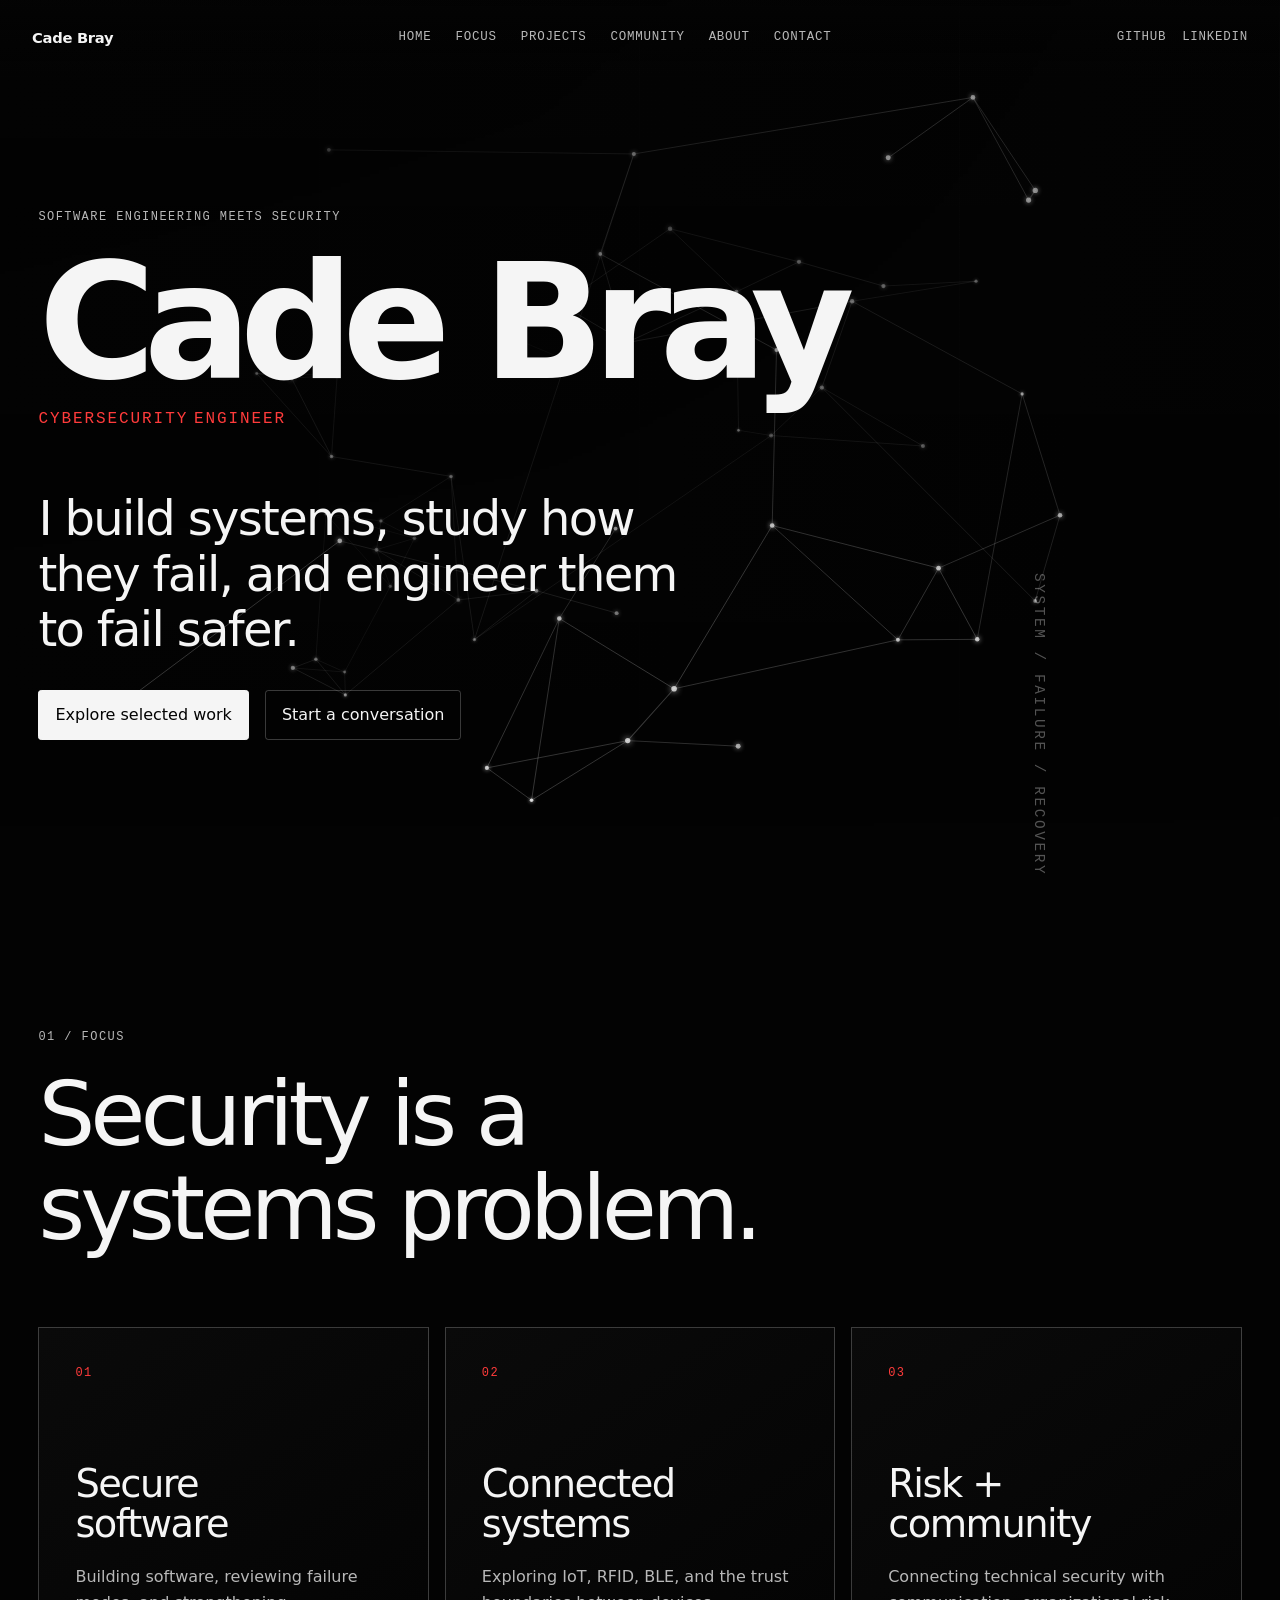
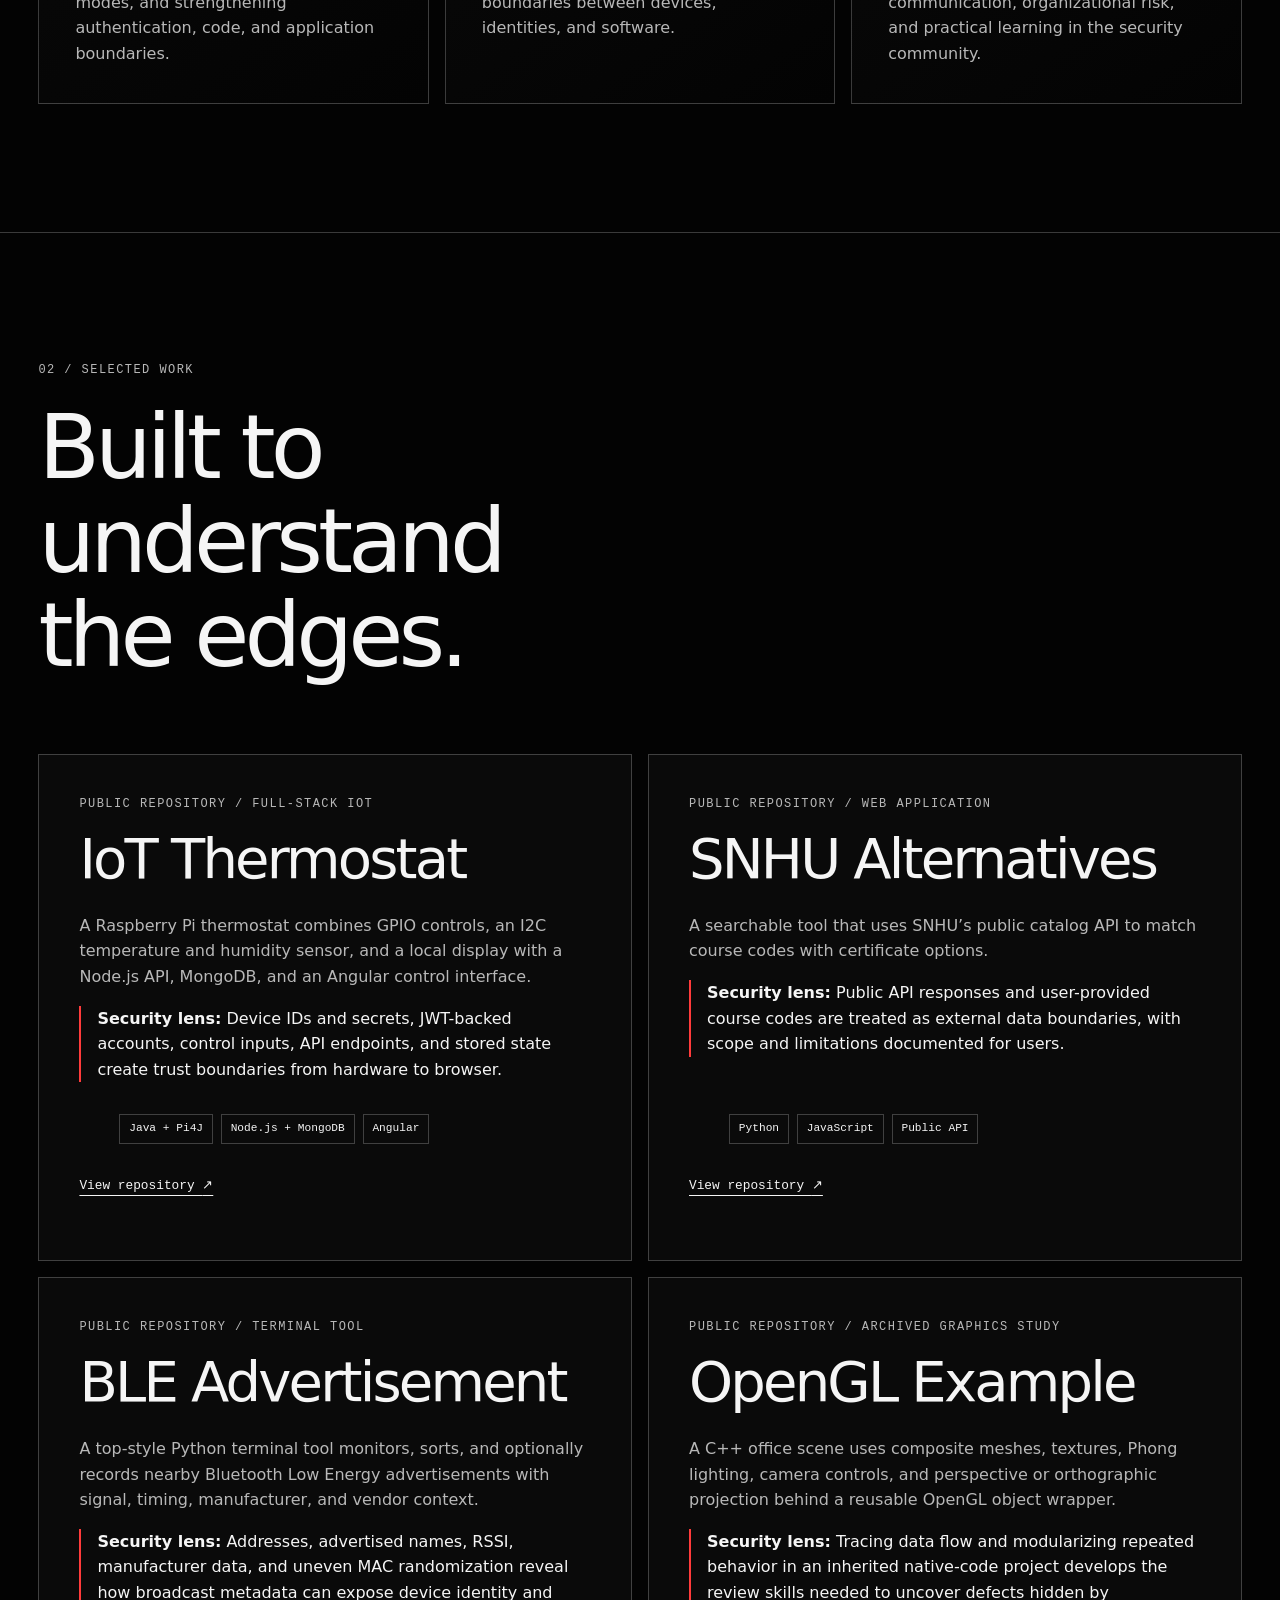
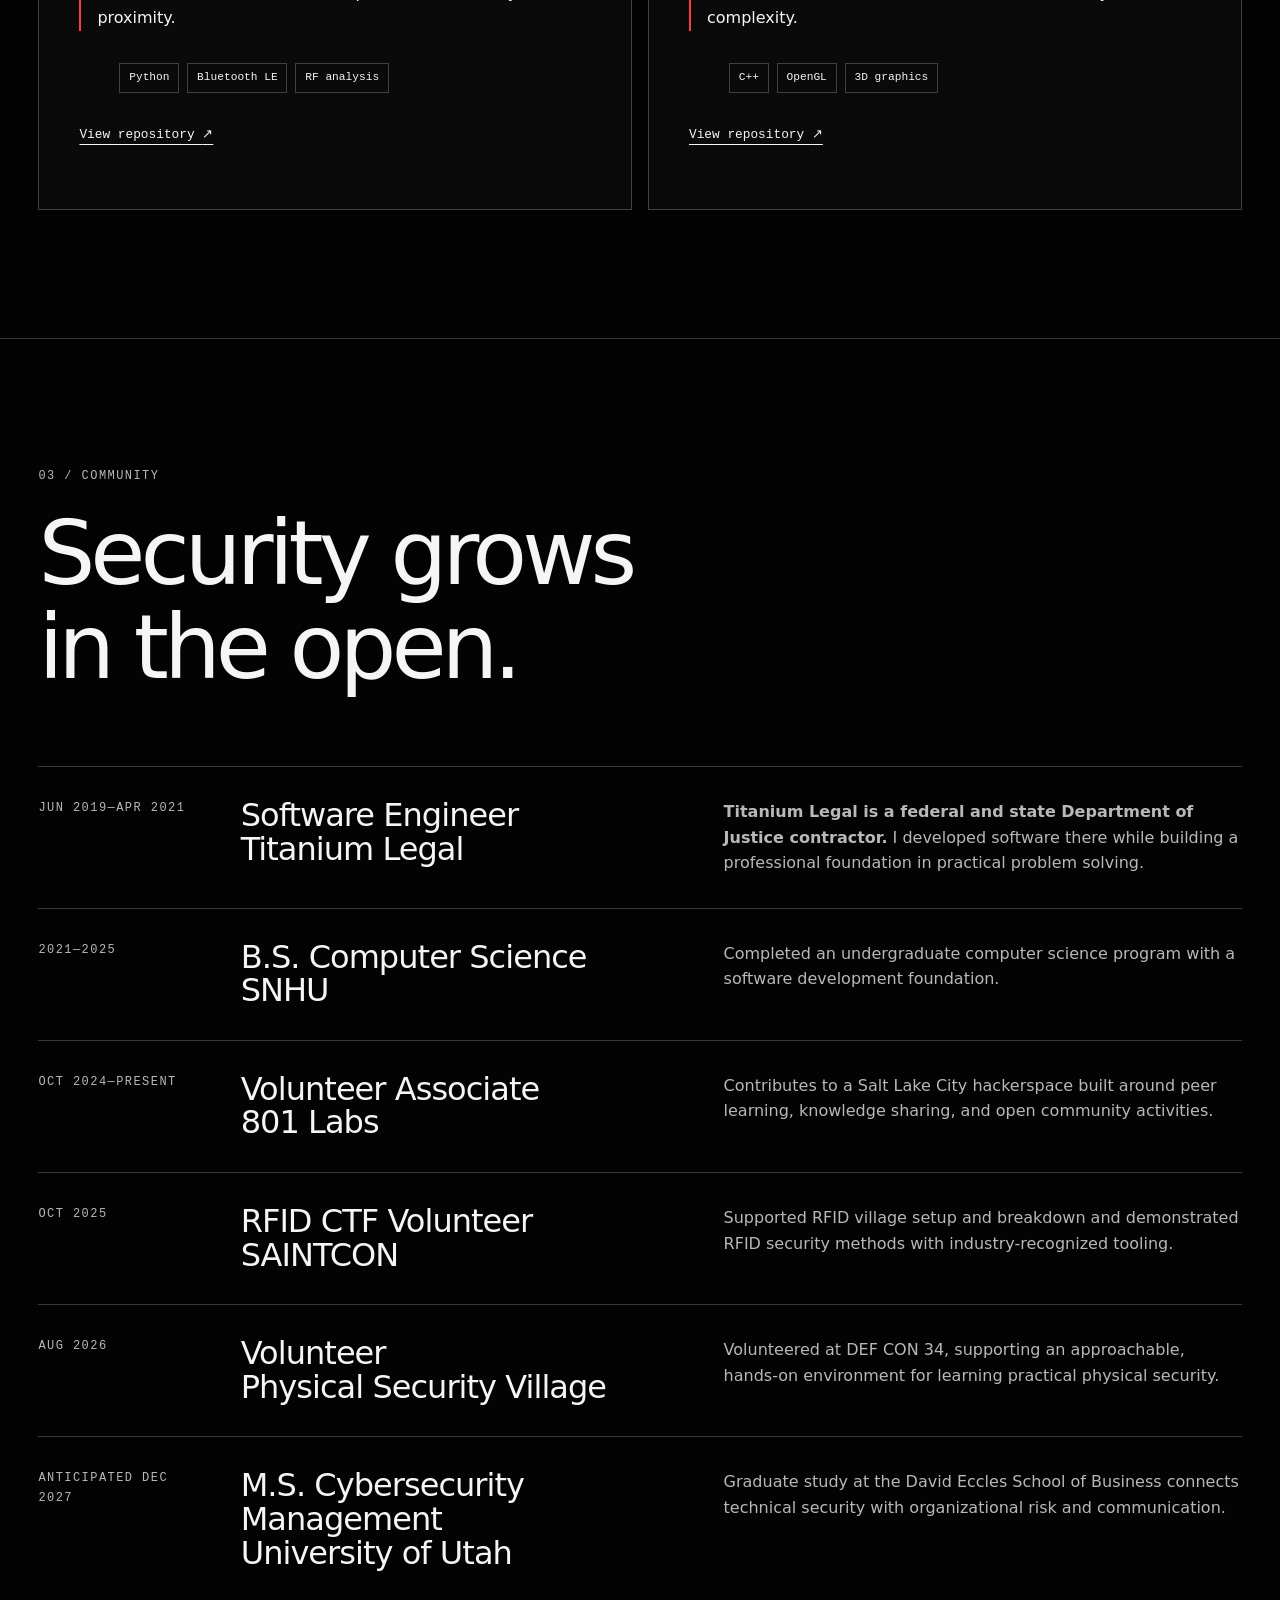
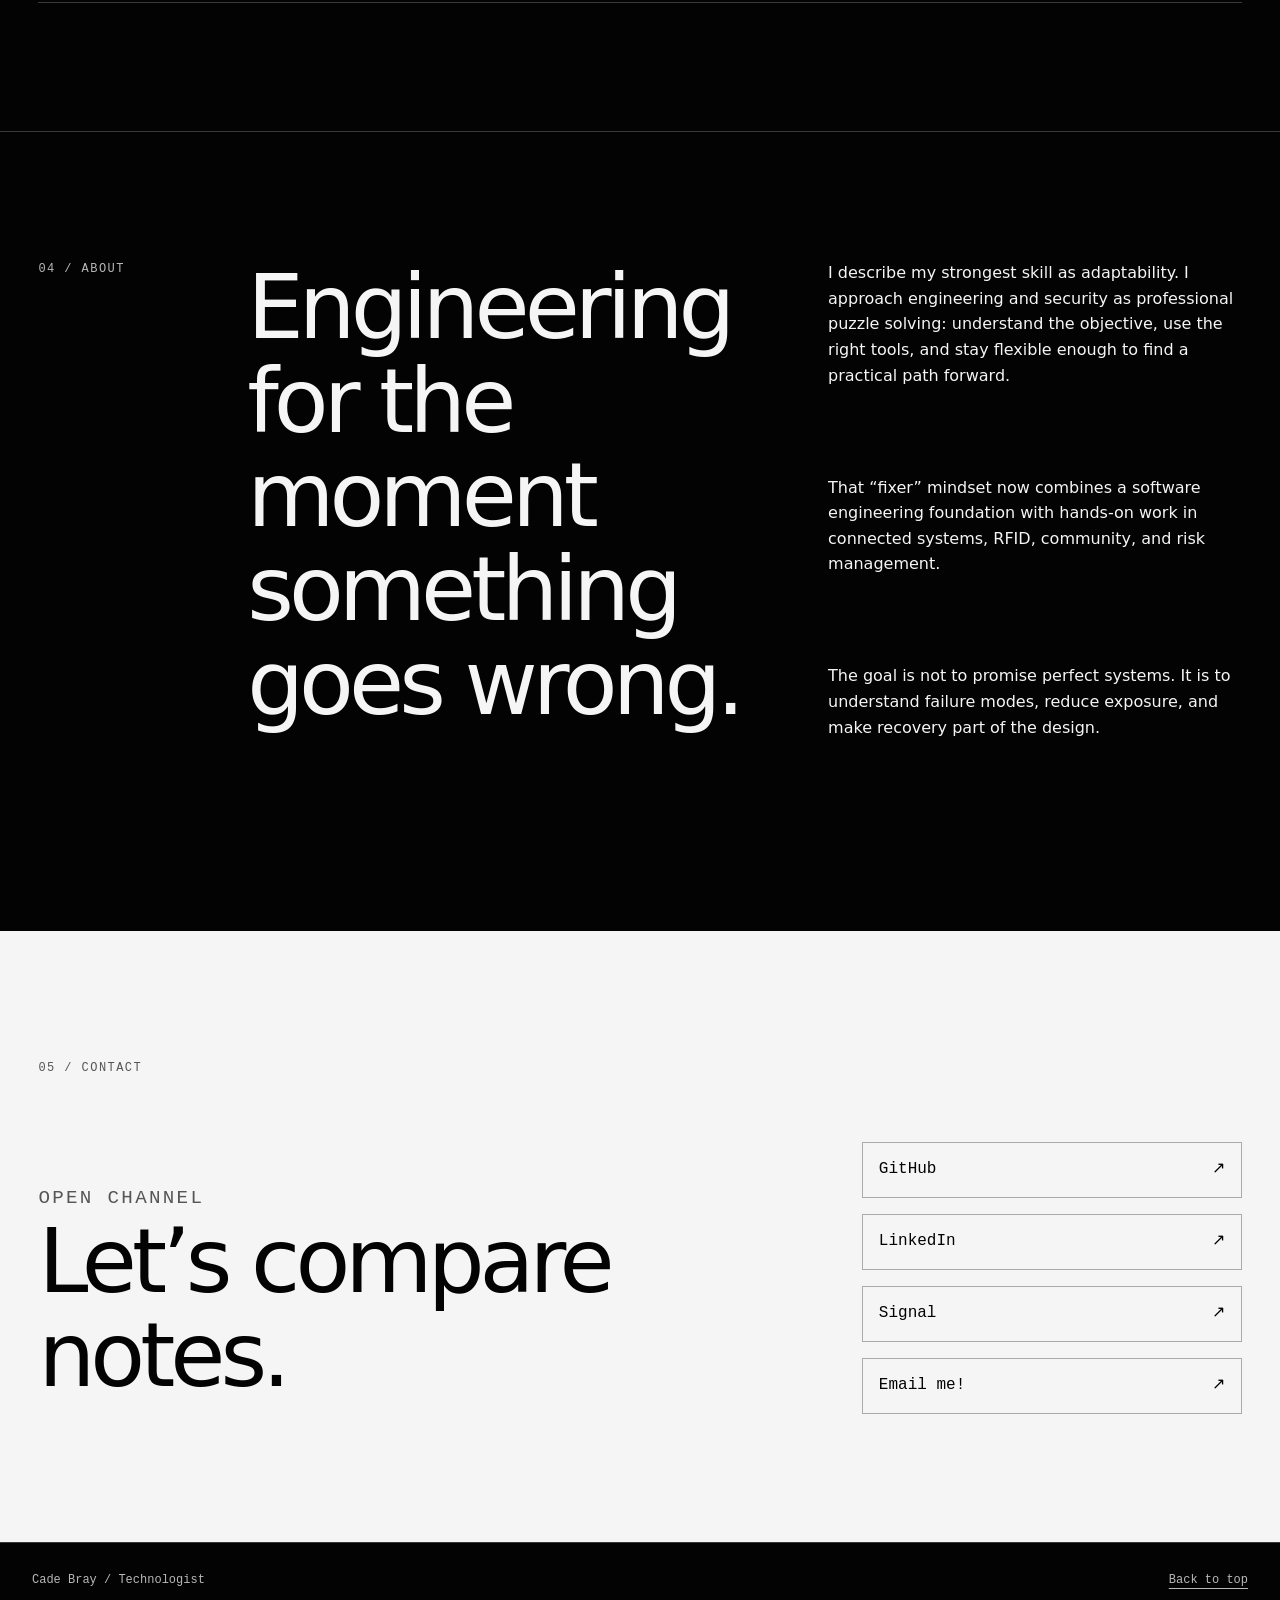
<file: docs/index.html>
<!doctype html>
<html lang="en">
  <head>
    <meta charset="utf-8">
    <meta name="viewport" content="width=device-width, initial-scale=1">
    <meta name="description" content="Cybersecurity portfolio of Cade Bray, combining software engineering, secure design, connected systems, community work, and risk.">
    <meta name="author" content="Cade Bray">
    <meta name="theme-color" content="#030303">
    <meta property="og:type" content="website">
    <meta property="og:locale" content="en_US">
    <meta property="og:title" content="Cade Bray | Cybersecurity Engineer">
    <meta property="og:description" content="Software engineering, connected systems, cybersecurity, community, and risk.">
    <meta property="og:url" content="https://cade-bray.github.io/Portfolio/">
    <meta property="og:image" content="https://cade-bray.github.io/Portfolio/assets/images/social-preview.png">
    <meta property="og:image:width" content="1200">
    <meta property="og:image:height" content="630">
    <meta property="og:image:alt" content="Cade Bray — Software Engineering Meets Security, over a connected black, white, and red network.">
    <meta name="twitter:card" content="summary_large_image">
    <meta name="twitter:title" content="Cade Bray | Cybersecurity Engineer">
    <meta name="twitter:description" content="Software engineering, connected systems, cybersecurity, community, and risk.">
    <meta name="twitter:image" content="https://cade-bray.github.io/Portfolio/assets/images/social-preview.png">
    <meta name="twitter:image:alt" content="Cade Bray — Software Engineering Meets Security, over a connected black, white, and red network.">
    <link rel="canonical" href="https://cade-bray.github.io/Portfolio/">
    <title>Cade Bray | Cybersecurity Engineer</title>
    <link rel="stylesheet" href="./assets/css/reset.css">
    <link rel="stylesheet" href="./assets/css/tokens.css">
    <link rel="stylesheet" href="./assets/css/base.css">
    <link rel="stylesheet" href="./assets/css/layout.css">
    <link rel="stylesheet" href="./assets/css/utilities.css">
    <link rel="stylesheet" href="./assets/css/components/header.css">
    <link rel="stylesheet" href="./assets/css/components/hero.css">
    <link rel="stylesheet" href="./assets/css/components/focus-card.css">
    <link rel="stylesheet" href="./assets/css/components/project-card.css">
    <link rel="stylesheet" href="./assets/css/components/timeline.css">
    <link rel="stylesheet" href="./assets/css/components/contact.css">
  </head>
  <body>
    <a class="skip-link" href="#main-content">Skip to content</a>

    <header class="site-header" data-site-header>
      <nav class="site-nav" aria-label="Primary navigation">
        <div class="nav-group nav-group--identity">
          <a class="brand-link" href="#home" aria-label="Cade Bray, home">Cade Bray</a>
        </div>
        <div id="section-menu" class="nav-group nav-group--sections" data-section-menu role="group" aria-label="Page sections">
          <a href="#home">Home</a>
          <a href="#focus">Focus</a>
          <a href="#projects">Projects</a>
          <a href="#community">Community</a>
          <a href="#about">About</a>
          <a href="#contact">Contact</a>
        </div>
        <div class="nav-group nav-group--external">
          <a href="https://github.com/Cade-Bray" target="_blank" rel="noopener noreferrer">GitHub</a>
          <a href="https://www.linkedin.com/in/cade-bray/" target="_blank" rel="noopener noreferrer">LinkedIn</a>
        </div>
        <button class="menu-toggle" type="button" data-menu-toggle aria-expanded="false" aria-controls="section-menu" aria-label="Open page navigation">
          <span class="menu-toggle__icon" aria-hidden="true"></span>
        </button>
      </nav>
    </header>

    <main id="main-content" tabindex="-1">
      <section id="home" class="hero" aria-labelledby="hero-title">
        <canvas id="network-canvas" class="network-canvas" aria-hidden="true"></canvas>
        <div class="hero-backdrop" aria-hidden="true"></div>
        <div class="hero-content page-shell">
          <p class="eyebrow">Software engineering meets security</p>
          <h1 id="hero-title">Cade Bray</h1>
          <p class="hero-role" data-rotating-role>
            <span class="visually-hidden">Cybersecurity Engineer, IT Support Engineer, Software Engineer, and technologist</span>
            <span class="hero-role__text" data-role-text aria-hidden="true">
              <span class="hero-role__prefix" data-role-prefix>Cybersecurity</span><span class="hero-role__suffix" data-role-suffix> Engineer</span>
            </span>
          </p>
          <p class="hero-statement">I build systems, study how they fail, and engineer them to fail safer.</p>
          <div class="hero-actions">
            <a class="button button--primary" href="#projects">Explore selected work</a>
            <a class="button button--quiet" href="#contact">Start a conversation</a>
          </div>
        </div>
      </section>

      <section id="focus" class="section" aria-labelledby="focus-title">
        <div class="page-shell">
          <p class="section-index" aria-hidden="true">01 / Focus</p>
          <div class="section-heading">
            <h2 id="focus-title">Security is a systems problem.</h2>
          </div>
          <div class="focus-grid">
            <article class="focus-card">
              <p class="card-number">01</p>
              <h3>Secure software</h3>
              <p>Building software, reviewing failure modes, and strengthening authentication, code, and application boundaries.</p>
            </article>
            <article class="focus-card">
              <p class="card-number">02</p>
              <h3>Connected systems</h3>
              <p>Exploring IoT, RFID, BLE, and the trust boundaries between devices, identities, and software.</p>
            </article>
            <article class="focus-card">
              <p class="card-number">03</p>
              <h3>Risk + community</h3>
              <p>Connecting technical security with communication, organizational risk, and practical learning in the security community.</p>
            </article>
          </div>
        </div>
      </section>

      <section id="projects" class="section section--bordered" aria-labelledby="projects-title">
        <div class="page-shell">
          <p class="section-index" aria-hidden="true">02 / Selected work</p>
          <div class="section-heading">
            <h2 id="projects-title">Built to understand the edges.</h2>
          </div>
          <div class="project-grid">
            <article class="project-card">
              <p class="project-meta">Public repository / Full-stack IoT</p>
              <h3>IoT Thermostat</h3>
              <p>A Raspberry Pi thermostat combines GPIO controls, an I2C temperature and humidity sensor, and a local display with a Node.js API, MongoDB, and an Angular control interface.</p>
              <p class="security-lens"><strong>Security lens:</strong> Device IDs and secrets, JWT-backed accounts, control inputs, API endpoints, and stored state create trust boundaries from hardware to browser.</p>
              <ul class="tag-list" aria-label="Technologies and topics">
                <li>Java + Pi4J</li>
                <li>Node.js + MongoDB</li>
                <li>Angular</li>
              </ul>
              <a class="project-link" href="https://github.com/Cade-Bray/IoT-Thermostat" target="_blank" rel="noopener noreferrer">View repository <span aria-hidden="true">↗</span></a>
            </article>

            <article class="project-card">
              <p class="project-meta">Public repository / Web application</p>
              <h3>SNHU Alternatives</h3>
              <p>A searchable tool that uses SNHU’s public catalog API to match course codes with certificate options.</p>
              <p class="security-lens"><strong>Security lens:</strong> Public API responses and user-provided course codes are treated as external data boundaries, with scope and limitations documented for users.</p>
              <ul class="tag-list" aria-label="Technologies and topics">
                <li>Python</li>
                <li>JavaScript</li>
                <li>Public API</li>
              </ul>
              <a class="project-link" href="https://github.com/Cade-Bray/SNHU-Alternatives" target="_blank" rel="noopener noreferrer">View repository <span aria-hidden="true">↗</span></a>
            </article>

            <article class="project-card">
              <p class="project-meta">Public repository / Terminal tool</p>
              <h3>BLE Advertisement</h3>
              <p>A top-style Python terminal tool monitors, sorts, and optionally records nearby Bluetooth Low Energy advertisements with signal, timing, manufacturer, and vendor context.</p>
              <p class="security-lens"><strong>Security lens:</strong> Addresses, advertised names, RSSI, manufacturer data, and uneven MAC randomization reveal how broadcast metadata can expose device identity and proximity.</p>
              <ul class="tag-list" aria-label="Technologies and topics">
                <li>Python</li>
                <li>Bluetooth LE</li>
                <li>RF analysis</li>
              </ul>
              <a class="project-link" href="https://github.com/Cade-Bray/BLE-Advertisement" target="_blank" rel="noopener noreferrer">View repository <span aria-hidden="true">↗</span></a>
            </article>

            <article class="project-card">
              <p class="project-meta">Public repository / Archived graphics study</p>
              <h3>OpenGL Example</h3>
              <p>A C++ office scene uses composite meshes, textures, Phong lighting, camera controls, and perspective or orthographic projection behind a reusable OpenGL object wrapper.</p>
              <p class="security-lens"><strong>Security lens:</strong> Tracing data flow and modularizing repeated behavior in an inherited native-code project develops the review skills needed to uncover defects hidden by complexity.</p>
              <ul class="tag-list" aria-label="Technologies and topics">
                <li>C++</li>
                <li>OpenGL</li>
                <li>3D graphics</li>
              </ul>
              <a class="project-link" href="https://github.com/Cade-Bray/OpenGL-Example" target="_blank" rel="noopener noreferrer">View repository <span aria-hidden="true">↗</span></a>
            </article>
          </div>
        </div>
      </section>

      <section id="community" class="section section--bordered" aria-labelledby="community-title">
        <div class="page-shell">
          <p class="section-index" aria-hidden="true">03 / Community</p>
          <div class="section-heading">
            <h2 id="community-title">Security grows in the open.</h2>
          </div>
          <ol class="timeline">
            <li class="timeline-item">
              <p class="timeline-kicker">Jun 2019—Apr 2021</p>
              <h3>Software Engineer<br>Titanium Legal</h3>
              <p><strong>Titanium Legal is a federal and state Department of Justice contractor.</strong> I developed software there while building a professional foundation in practical problem solving.</p>
            </li>
            <li class="timeline-item">
              <p class="timeline-kicker">2021—2025</p>
              <h3>B.S. Computer Science<br>SNHU</h3>
              <p>Completed an undergraduate computer science program with a software development foundation.</p>
            </li>
            <li class="timeline-item">
              <p class="timeline-kicker">Oct 2024—Present</p>
              <h3>Volunteer Associate<br>801 Labs</h3>
              <p>Contributes to a Salt Lake City hackerspace built around peer learning, knowledge sharing, and open community activities.</p>
            </li>
            <li class="timeline-item">
              <p class="timeline-kicker">Oct 2025</p>
              <h3>RFID CTF Volunteer<br>SAINTCON</h3>
              <p>Supported RFID village setup and breakdown and demonstrated RFID security methods with industry-recognized tooling.</p>
            </li>
            <li class="timeline-item">
              <p class="timeline-kicker">Aug 2026</p>
              <h3>Volunteer<br>Physical Security Village</h3>
              <p>Volunteered at DEF CON 34, supporting an approachable, hands-on environment for learning practical physical security.</p>
            </li>
            <li class="timeline-item">
              <p class="timeline-kicker">Anticipated Dec 2027</p>
              <h3>M.S. Cybersecurity Management<br>University of Utah</h3>
              <p>Graduate study at the David Eccles School of Business connects technical security with organizational risk and communication.</p>
            </li>
          </ol>
        </div>
      </section>

      <section id="about" class="section section--bordered" aria-labelledby="about-title">
        <div class="page-shell about-layout">
          <p class="section-index" aria-hidden="true">04 / About</p>
          <div class="section-heading">
            <h2 id="about-title">Engineering for the moment something goes wrong.</h2>
          </div>
          <div class="about-copy">
            <p>I describe my strongest skill as adaptability. I approach engineering and security as professional puzzle solving: understand the objective, use the right tools, and stay flexible enough to find a practical path forward.</p>
            <p>That “fixer” mindset now combines a software engineering foundation with hands-on work in connected systems, RFID, community, and risk management.</p>
            <p>The goal is not to promise perfect systems. It is to understand failure modes, reduce exposure, and make recovery part of the design.</p>
          </div>
        </div>
      </section>

      <section id="contact" class="section contact" aria-labelledby="contact-title">
        <div class="page-shell contact-layout">
          <p class="section-index" aria-hidden="true">05 / Contact</p>
          <div>
            <p class="eyebrow">Open channel</p>
            <h2 id="contact-title">Let’s compare notes.</h2>
          </div>
          <div class="contact-links" aria-label="Contact links">
            <a href="https://github.com/Cade-Bray" target="_blank" rel="noopener noreferrer">
              <span>GitHub</span><span aria-hidden="true">↗</span>
            </a>
            <a href="https://www.linkedin.com/in/cade-bray/" target="_blank" rel="noopener noreferrer">
              <span>LinkedIn</span><span aria-hidden="true">↗</span>
            </a>
            <a href="https://signal.me/#eu/QHFWojN1gc6FKb1BuyzZatFbZ4roVYS534eDLV0TUIzNoOyfFmpFfpwaFtcVe-z2" target="_blank" rel="noopener noreferrer">
              <span>Signal</span><span aria-hidden="true">↗</span>
            </a>
            <a href="mailto:turret-bath-sulfur@duck.com">
              <span>Email me!</span><span aria-hidden="true">↗</span>
            </a>
          </div>
        </div>
      </section>
    </main>

    <footer class="site-footer">
      <div class="page-shell footer-layout">
        <p>Cade Bray <span aria-hidden="true">/</span> Technologist</p>
        <a href="#home">Back to top</a>
      </div>
    </footer>
    <script type="module" src="./assets/js/main.js"></script>
  </body>
</html>
</file>
<file: docs/assets/css/tokens.css>
:root {
  --color-bg: #030303;
  --color-bg-elevated: #0a0a0a;
  --color-text: #f5f5f5;
  --color-text-muted: #b8b8b8;
  --color-border: rgba(255, 255, 255, 0.22);
  --color-line: rgba(255, 255, 255, 0.3);
  --color-node: #fff;
  --color-danger: #ff3b3b;
  --color-danger-soft: rgba(255, 59, 59, 0.34);
  --color-shadow: rgba(0, 0, 0, 0.72);
  --font-sans: Inter, ui-sans-serif, system-ui, -apple-system, BlinkMacSystemFont, "Segoe UI", sans-serif;
  --font-mono: "SFMono-Regular", Consolas, "Liberation Mono", Menlo, monospace;
  --space-section: clamp(5rem, 10vw, 9rem);
  --radius-small: 0.2rem;
  --duration-fast: 160ms;
  --duration-base: 260ms;
}

@media (prefers-reduced-motion: reduce) {
  :root {
    --duration-fast: 0ms;
    --duration-base: 0ms;
  }
}
</file>
<file: docs/assets/css/base.css>
:root {
  color-scheme: dark;
  font-family: var(--font-sans);
  background: var(--color-bg);
  color: var(--color-text);
}

body {
  min-inline-size: 20rem;
  background: var(--color-bg);
  color: var(--color-text);
  line-height: 1.6;
  text-rendering: optimizeLegibility;
}

a {
  color: inherit;
}

:where(a, button):focus-visible {
  outline: 2px solid var(--color-danger);
  outline-offset: 4px;
}

main:focus {
  outline: none;
}

[id] {
  scroll-margin-block-start: 5rem;
}

h1,
h2,
h3 {
  line-height: 1.05;
  text-wrap: balance;
}

p {
  max-inline-size: 72ch;
}

::selection {
  background: var(--color-danger);
  color: var(--color-bg);
}

.skip-link {
  position: fixed;
  inset-block-start: 1rem;
  inset-inline-start: 1rem;
  z-index: 100;
  padding: 0.75rem 1rem;
  background: var(--color-text);
  color: var(--color-bg);
  transform: translateY(-160%);
  transition: transform var(--duration-fast) ease;
}

.skip-link:focus {
  transform: translateY(0);
}
</file>
<file: docs/assets/css/layout.css>
.page-shell {
  inline-size: min(100% - clamp(2rem, 6vw, 6rem), 76rem);
  margin-inline: auto;
}

.site-header {
  position: absolute;
  inset: 0 0 auto;
  z-index: 10;
}

.site-nav,
.footer-layout {
  display: flex;
  align-items: center;
  justify-content: space-between;
  gap: 1rem;
  inline-size: min(100% - 2rem, 76rem);
  margin-inline: auto;
  padding-block: 1rem;
}

.nav-group,
.hero-actions,
.contact-links {
  display: flex;
  align-items: center;
  gap: 1rem;
}

.hero,
.error-page {
  display: grid;
  min-block-size: 100svh;
  place-items: center;
}

.hero-content,
.error-content {
  position: relative;
  padding-block: 8rem 5rem;
}

.section {
  position: relative;
  padding-block: var(--space-section);
}

.section--bordered {
  border-block-start: 1px solid var(--color-border);
}

.section-heading {
  max-inline-size: 48rem;
  margin-block-end: clamp(2.5rem, 6vw, 4.5rem);
}

.focus-grid,
.project-grid {
  display: grid;
  grid-template-columns: repeat(3, minmax(0, 1fr));
  gap: 1rem;
}

.contact-layout {
  display: grid;
  grid-template-columns: minmax(0, 1fr) minmax(16rem, 0.5fr);
  gap: clamp(2rem, 5vw, 4rem) 4rem;
  align-items: end;
}

.contact-layout > .section-index {
  grid-column: 1 / -1;
  margin-block-end: 0;
}

.about-layout {
  display: grid;
  grid-template-columns: 0.35fr 1.25fr 1fr;
  gap: clamp(2rem, 5vw, 5rem);
}

.about-copy {
  display: grid;
  gap: 1.5rem;
}

@media (max-width: 48rem) {
  .focus-grid,
  .project-grid,
  .contact-layout {
    grid-template-columns: 1fr;
  }

  .about-layout {
    grid-template-columns: 1fr;
    gap: 1.5rem;
  }

  .hero-content {
    padding-block-start: 8.5rem;
  }
}
</file>
<file: docs/assets/css/utilities.css>
.eyebrow,
.section-index,
.card-number,
.project-meta,
.timeline-kicker {
  color: var(--color-text-muted);
  font-family: var(--font-mono);
  font-size: 0.75rem;
  letter-spacing: 0.12em;
  text-transform: uppercase;
}

.visually-hidden {
  position: absolute;
  inline-size: 1px;
  block-size: 1px;
  padding: 0;
  overflow: hidden;
  border: 0;
  clip: rect(0 0 0 0);
  clip-path: inset(50%);
  white-space: nowrap;
}

.section-index {
  margin-block-end: 1.25rem;
}

.section-heading h2,
.contact h2,
.error-content h1 {
  max-inline-size: 14ch;
  font-size: clamp(2.4rem, 7vw, 5.75rem);
  font-weight: 500;
  letter-spacing: -0.055em;
}

.section-heading > p,
.contact-layout > div > p,
.error-content > p {
  margin-block-start: 1.25rem;
  color: var(--color-text-muted);
  font-size: clamp(1rem, 2vw, 1.2rem);
}

.button {
  display: inline-flex;
  min-block-size: 2.75rem;
  align-items: center;
  justify-content: center;
  padding: 0.7rem 1rem;
  border: 1px solid var(--color-border);
  border-radius: var(--radius-small);
  text-decoration: none;
  transition: border-color var(--duration-fast) ease, background var(--duration-fast) ease, color var(--duration-fast) ease;
}

.button--primary {
  border-color: var(--color-text);
  background: var(--color-text);
  color: var(--color-bg);
}

.button--primary:hover {
  border-color: var(--color-danger);
  background: var(--color-danger);
}

.button--quiet:hover {
  border-color: var(--color-danger);
  color: var(--color-danger);
}
</file>
<file: docs/assets/css/components/header.css>
.site-header {
  border-block-end: 1px solid transparent;
  background: linear-gradient(to bottom, rgba(3, 3, 3, 0.82), transparent);
  transition: background var(--duration-base) ease, border-color var(--duration-base) ease;
}

.site-header.is-scrolled {
  position: fixed;
  border-color: var(--color-border);
  background: rgba(3, 3, 3, 0.92);
  backdrop-filter: blur(10px);
}

.site-nav {
  display: grid;
  grid-template-columns: auto minmax(0, 1fr) auto;
}

.nav-group--sections {
  justify-content: center;
  gap: clamp(0.75rem, 2vw, 1.5rem);
}

.menu-toggle {
  display: none;
}

.site-nav a {
  display: inline-flex;
  min-block-size: 2.75rem;
  align-items: center;
  color: var(--color-text-muted);
  font-family: var(--font-mono);
  font-size: 0.78rem;
  letter-spacing: 0.06em;
  text-decoration: none;
  text-transform: uppercase;
}

.site-nav a:hover,
.site-nav a:focus-visible {
  color: var(--color-text);
}

.site-nav .brand-link {
  color: var(--color-text);
  font-family: var(--font-sans);
  font-size: 0.92rem;
  font-weight: 700;
  letter-spacing: -0.02em;
  text-transform: none;
}

@media (max-width: 48rem) {
  .site-header {
    background: rgba(3, 3, 3, 0.88);
  }

  .site-header.is-scrolled {
    backdrop-filter: none;
  }

  .site-nav {
    grid-template-columns: minmax(0, 1fr) auto auto;
    gap: 0 0.55rem;
    align-items: center;
    padding-block: 0.65rem;
  }

  .nav-group--identity {
    grid-column: 1;
    grid-row: 1;
    justify-content: flex-start;
  }

  .nav-group--external {
    grid-column: 2;
    grid-row: 1;
    justify-content: flex-end;
    gap: 0.55rem;
  }

  .nav-group--external a {
    padding-inline: 0.1rem;
    font-size: 0.7rem;
  }

  .nav-group--sections {
    display: grid;
    grid-column: 1 / -1;
    grid-row: 2;
    grid-template-columns: repeat(2, minmax(0, 1fr));
    min-inline-size: 0;
    inline-size: 100%;
    gap: 0;
    margin-block-start: 0.65rem;
  }

  .nav-group--sections a {
    justify-content: flex-start;
    padding-inline: 0.6rem;
    border-block-start: 1px solid var(--color-border);
  }

  .site-header[data-menu-ready] .menu-toggle {
    display: grid;
    grid-column: 3;
    grid-row: 1;
    inline-size: 2.75rem;
    block-size: 2.75rem;
    padding: 0;
    border: 1px solid var(--color-border);
    border-radius: var(--radius-small);
    background: transparent;
    color: var(--color-text);
    cursor: pointer;
    place-items: center;
  }

  .menu-toggle__icon,
  .menu-toggle__icon::before,
  .menu-toggle__icon::after {
    inline-size: 1.1rem;
    block-size: 1px;
    background: currentColor;
    content: "";
    transition: transform var(--duration-fast) ease, opacity var(--duration-fast) ease;
  }

  .menu-toggle__icon {
    position: relative;
  }

  .menu-toggle__icon::before,
  .menu-toggle__icon::after {
    position: absolute;
    inset-inline-start: 0;
  }

  .menu-toggle__icon::before {
    transform: translateY(-0.35rem);
  }

  .menu-toggle__icon::after {
    transform: translateY(0.35rem);
  }

  .site-header.is-menu-open .menu-toggle__icon {
    background: transparent;
  }

  .site-header.is-menu-open .menu-toggle__icon::before {
    transform: rotate(45deg);
  }

  .site-header.is-menu-open .menu-toggle__icon::after {
    transform: rotate(-45deg);
  }

  .site-header[data-menu-ready] .nav-group--sections {
    max-block-size: 0;
    margin-block-start: 0;
    overflow: hidden;
    opacity: 0;
    pointer-events: none;
    visibility: hidden;
    transition: max-block-size var(--duration-base) ease, margin var(--duration-base) ease, opacity var(--duration-fast) ease;
  }

  .site-header[data-menu-ready].is-menu-open .nav-group--sections {
    max-block-size: 12rem;
    margin-block-start: 0.65rem;
    opacity: 1;
    pointer-events: auto;
    visibility: visible;
  }
}

@media (prefers-reduced-motion: reduce) {
  .site-header[data-menu-ready] .nav-group--sections,
  .menu-toggle__icon,
  .menu-toggle__icon::before,
  .menu-toggle__icon::after {
    transition: none;
  }
}
</file>
<file: docs/assets/css/components/hero.css>
.hero,
.error-page {
  position: relative;
  overflow: hidden;
  background: var(--color-bg);
}

.network-canvas {
  position: absolute;
  z-index: 0;
  inset: 0;
  inline-size: 100%;
  block-size: 100%;
  pointer-events: none;
}

.hero-backdrop {
  position: absolute;
  z-index: 1;
  inset: 0;
  background:
    linear-gradient(90deg, var(--color-bg) 0%, rgba(3, 3, 3, 0.78) 42%, rgba(3, 3, 3, 0.16) 100%),
    repeating-linear-gradient(90deg, transparent 0, transparent calc(25% - 1px), rgba(255, 255, 255, 0.035) 25%);
  mask-image: linear-gradient(to bottom, #000 0%, transparent 92%);
}

.hero-content {
  z-index: 2;
}

.hero::after {
  content: "SYSTEM / FAILURE / RECOVERY";
  position: absolute;
  z-index: 2;
  inset-block-start: 18%;
  inset-inline-end: clamp(1rem, 2vw, 1.5rem);
  color: rgba(255, 255, 255, 0.32);
  font-family: var(--font-mono);
  font-size: clamp(0.76rem, 1.2vw, 0.9rem);
  letter-spacing: 0.18em;
  pointer-events: none;
  writing-mode: vertical-rl;
}

.hero h1 {
  margin-block-start: 0.75rem;
  font-size: clamp(4rem, 13vw, 10rem);
  font-weight: 550;
  letter-spacing: -0.075em;
}

.hero-role {
  min-block-size: 1.75em;
  color: var(--color-danger);
  font-family: var(--font-mono);
  font-size: clamp(0.82rem, 1.4vw, 1rem);
  letter-spacing: 0.12em;
  text-transform: uppercase;
}

.hero-role__text {
  display: inline-grid;
  grid-template-columns: 15ch auto;
  align-items: baseline;
}

.hero-role__prefix,
.hero-role__suffix {
  display: inline-block;
  opacity: 1;
  filter: blur(0);
  transform: translateY(0);
  transition:
    opacity var(--duration-base) ease,
    filter var(--duration-base) ease,
    transform var(--duration-base) cubic-bezier(0.2, 0.8, 0.2, 1);
}

.hero-role__prefix {
  text-align: end;
}

.hero-role__suffix {
  white-space: pre;
}

.hero-role.is-prefix-exiting .hero-role__prefix {
  opacity: 0;
  filter: blur(0.18rem);
  transform: translateY(-0.65em);
}

.hero-role.is-prefix-entering .hero-role__prefix {
  opacity: 0;
  filter: blur(0.18rem);
  transform: translateY(0.65em);
}

.hero-role.is-suffix-exiting .hero-role__suffix {
  opacity: 0;
  filter: blur(0.18rem);
  transform: translateX(0.85em);
}

.hero-statement {
  max-inline-size: 21ch;
  margin-block-start: clamp(2rem, 5vw, 3.5rem);
  font-size: clamp(1.55rem, 4vw, 3rem);
  letter-spacing: -0.035em;
  line-height: 1.16;
}

.hero-actions {
  margin-block-start: 2rem;
}

.error-content h1 {
  margin-block-start: 1rem;
}

.error-content .button {
  margin-block-start: 2rem;
}

@media (max-width: 48rem) {
  .hero::after {
    display: none;
  }
}

@media (max-width: 34rem) {
  .hero-actions {
    align-items: stretch;
    flex-direction: column;
  }
}

@media (prefers-reduced-motion: reduce) {
  .hero-role__prefix,
  .hero-role__suffix {
    transition: none;
  }
}
</file>
<file: docs/assets/css/components/focus-card.css>
.focus-card {
  min-block-size: 20rem;
  padding: clamp(1.5rem, 3vw, 2.25rem);
  border: 1px solid var(--color-border);
  background: linear-gradient(145deg, var(--color-bg-elevated), var(--color-bg));
}

.focus-card .card-number {
  color: var(--color-danger);
}

.focus-card h3 {
  max-inline-size: 10ch;
  margin-block-start: 5rem;
  font-size: clamp(1.6rem, 3vw, 2.4rem);
  font-weight: 500;
  letter-spacing: -0.04em;
}

.focus-card > p:last-child {
  margin-block-start: 1.25rem;
  color: var(--color-text-muted);
}
</file>
<file: docs/assets/css/components/project-card.css>
.project-grid {
  grid-template-columns: repeat(2, minmax(0, 1fr));
}

.project-card {
  position: relative;
  display: flex;
  min-block-size: 29rem;
  flex-direction: column;
  padding: clamp(1.5rem, 4vw, 2.5rem);
  border: 1px solid var(--color-border);
  background: var(--color-bg-elevated);
  transition: border-color var(--duration-base) ease, transform var(--duration-base) ease;
}

.project-card:hover,
.project-card:focus-within {
  border-color: var(--color-danger);
  transform: translateY(-0.3rem);
}

.project-card h3 {
  margin-block: 1rem 1.5rem;
  font-size: clamp(2rem, 5vw, 3.5rem);
  font-weight: 500;
  letter-spacing: -0.05em;
}

.project-card p {
  color: var(--color-text-muted);
}

.project-card .security-lens {
  margin-block-start: 1rem;
  padding-inline-start: 1rem;
  border-inline-start: 2px solid var(--color-danger);
  color: var(--color-text);
}

.tag-list {
  display: flex;
  flex-wrap: wrap;
  gap: 0.5rem;
  margin-block: auto 2rem;
  padding-block-start: 2rem;
  list-style: none;
}

.tag-list li {
  padding: 0.3rem 0.55rem;
  border: 1px solid var(--color-border);
  font-family: var(--font-mono);
  font-size: 0.7rem;
}

.project-link {
  align-self: flex-start;
  min-block-size: 2.75rem;
  font-family: var(--font-mono);
  font-size: 0.8rem;
  text-underline-offset: 0.35rem;
}

.project-link:hover {
  color: var(--color-danger);
}

@media (max-width: 48rem) {
  .project-grid {
    grid-template-columns: 1fr;
  }
}

@media (prefers-reduced-motion: reduce) {
  .project-card:hover,
  .project-card:focus-within {
    transform: none;
  }
}
</file>
<file: docs/assets/css/components/timeline.css>
.timeline {
  margin: 0;
  padding: 0;
  list-style: none;
}

.timeline-item {
  display: grid;
  grid-template-columns: 0.35fr 1fr 1.2fr;
  gap: clamp(1.5rem, 4vw, 4rem);
  padding-block: 2rem;
  border-block-start: 1px solid var(--color-border);
}

.timeline-item:last-child {
  border-block-end: 1px solid var(--color-border);
}

.timeline-item h3 {
  font-size: clamp(1.35rem, 3vw, 2rem);
  font-weight: 500;
  letter-spacing: -0.03em;
}

.timeline-item > p:last-child {
  color: var(--color-text-muted);
}

@media (max-width: 48rem) {
  .timeline-item {
    grid-template-columns: 1fr;
    gap: 0.75rem;
  }
}
</file>
<file: docs/assets/css/components/contact.css>
.contact {
  background: var(--color-text);
  color: var(--color-bg);
}

.contact .eyebrow,
.contact .section-index,
.contact-layout > div > p {
  color: rgba(3, 3, 3, 0.66);
}

.contact h2 {
  padding-block-end: 0.75rem;
}

.contact-links {
  align-items: stretch;
  flex-direction: column;
}

.contact-links a {
  display: flex;
  min-block-size: 3.5rem;
  align-items: center;
  justify-content: space-between;
  padding-inline: 1rem;
  border: 1px solid rgba(3, 3, 3, 0.3);
  color: var(--color-bg);
  font-family: var(--font-mono);
  overflow-wrap: anywhere;
  text-decoration: none;
}

.contact-links a:hover,
.contact-links a:focus-visible {
  border-color: var(--color-danger);
  background: var(--color-danger);
}

.site-footer {
  border-block-start: 1px solid var(--color-border);
  color: var(--color-text-muted);
  font-family: var(--font-mono);
  font-size: 0.75rem;
}

.site-footer a {
  min-block-size: 2.75rem;
  align-content: center;
  text-underline-offset: 0.3rem;
}
</file>
